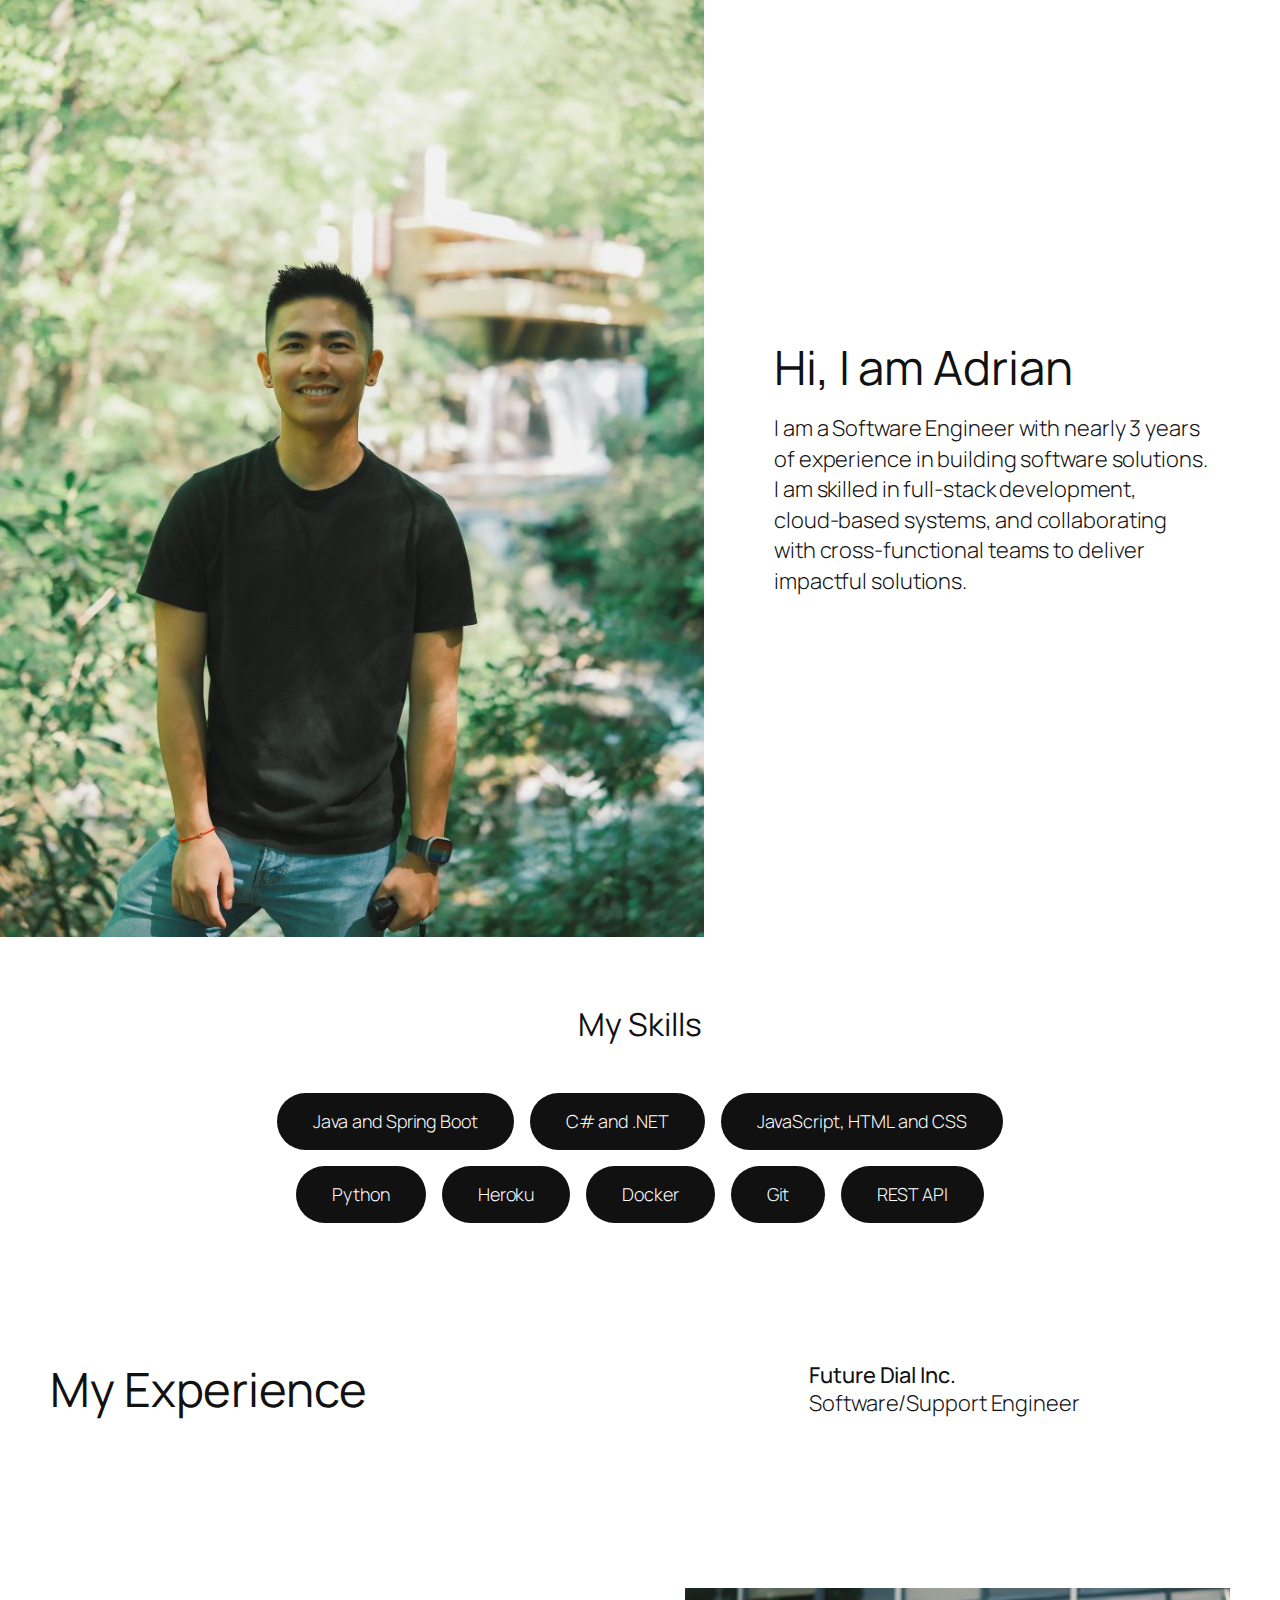
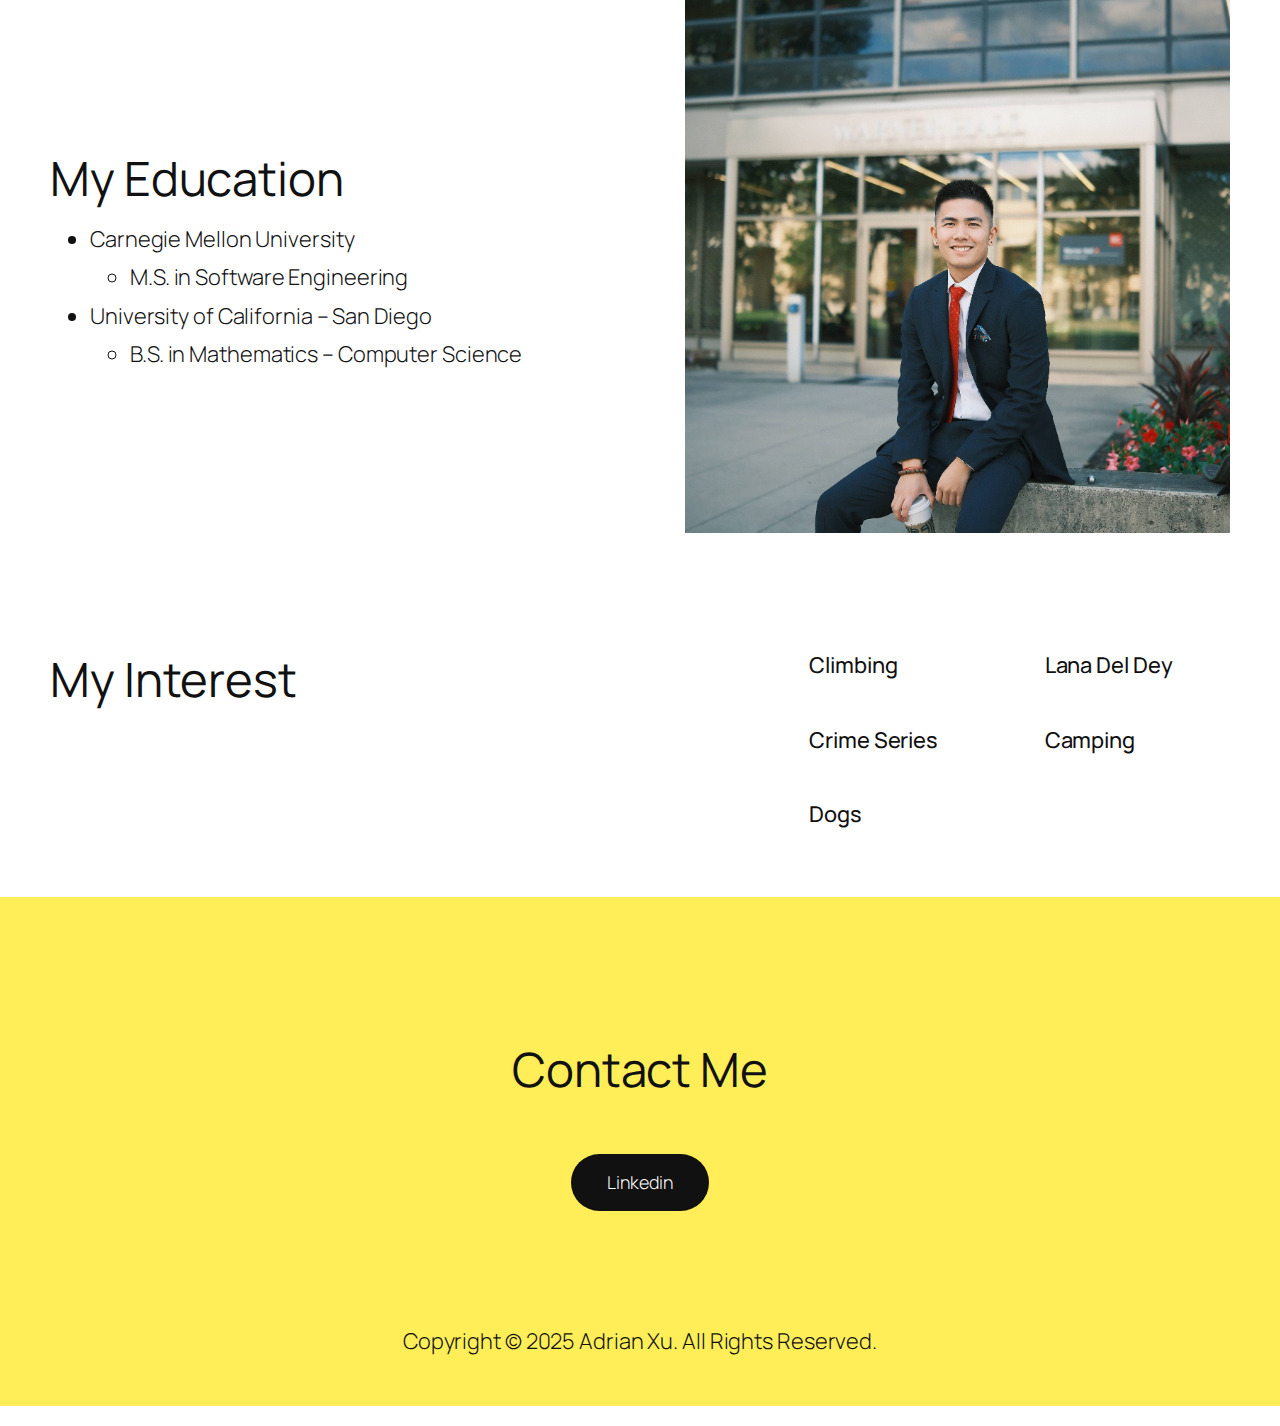
<file: index.html>
<!DOCTYPE html>
<html lang="en-US">
<head>
	<meta charset="UTF-8">
	<meta name="viewport" content="width=device-width, initial-scale=1">
<meta name="robots" content="noindex, nofollow">
	<style>img:is([sizes="auto" i], [sizes^="auto," i]) { contain-intrinsic-size: 3000px 1500px }</style>
	<title>Adrian Xu</title>
<link rel="alternate" type="application/rss+xml" title="Adri &raquo; Feed" href="./index.php/feed/index.html">
<link rel="alternate" type="application/rss+xml" title="Adri &raquo; Comments Feed" href="./index.php/comments/feed/index.html">
<script>
window._wpemojiSettings = {"baseUrl":"https:\/\/s.w.org\/images\/core\/emoji\/15.0.3\/72x72\/","ext":".png","svgUrl":"https:\/\/s.w.org\/images\/core\/emoji\/15.0.3\/svg\/","svgExt":".svg","source":{"concatemoji":".\/\/wp-includes\/js\/wp-emoji-release.min.js?ver=6.7.1"}};
/*! This file is auto-generated */
!function(i,n){var o,s,e;function c(e){try{var t={supportTests:e,timestamp:(new Date).valueOf()};sessionStorage.setItem(o,JSON.stringify(t))}catch(e){}}function p(e,t,n){e.clearRect(0,0,e.canvas.width,e.canvas.height),e.fillText(t,0,0);var t=new Uint32Array(e.getImageData(0,0,e.canvas.width,e.canvas.height).data),r=(e.clearRect(0,0,e.canvas.width,e.canvas.height),e.fillText(n,0,0),new Uint32Array(e.getImageData(0,0,e.canvas.width,e.canvas.height).data));return t.every(function(e,t){return e===r[t]})}function u(e,t,n){switch(t){case"flag":return n(e,"🏳️‍⚧️","🏳️​⚧️")?!1:!n(e,"🇺🇳","🇺​🇳")&&!n(e,"🏴󠁧󠁢󠁥󠁮󠁧󠁿","🏴​󠁧​󠁢​󠁥​󠁮​󠁧​󠁿");case"emoji":return!n(e,"🐦‍⬛","🐦​⬛")}return!1}function f(e,t,n){var r="undefined"!=typeof WorkerGlobalScope&&self instanceof WorkerGlobalScope?new OffscreenCanvas(300,150):i.createElement("canvas"),a=r.getContext("2d",{willReadFrequently:!0}),o=(a.textBaseline="top",a.font="600 32px Arial",{});return e.forEach(function(e){o[e]=t(a,e,n)}),o}function t(e){var t=i.createElement("script");t.src=e,t.defer=!0,i.head.appendChild(t)}"undefined"!=typeof Promise&&(o="wpEmojiSettingsSupports",s=["flag","emoji"],n.supports={everything:!0,everythingExceptFlag:!0},e=new Promise(function(e){i.addEventListener("DOMContentLoaded",e,{once:!0})}),new Promise(function(t){var n=function(){try{var e=JSON.parse(sessionStorage.getItem(o));if("object"==typeof e&&"number"==typeof e.timestamp&&(new Date).valueOf()<e.timestamp+604800&&"object"==typeof e.supportTests)return e.supportTests}catch(e){}return null}();if(!n){if("undefined"!=typeof Worker&&"undefined"!=typeof OffscreenCanvas&&"undefined"!=typeof URL&&URL.createObjectURL&&"undefined"!=typeof Blob)try{var e="postMessage("+f.toString()+"("+[JSON.stringify(s),u.toString(),p.toString()].join(",")+"));",r=new Blob([e],{type:"text/javascript"}),a=new Worker(URL.createObjectURL(r),{name:"wpTestEmojiSupports"});return void(a.onmessage=function(e){c(n=e.data),a.terminate(),t(n)})}catch(e){}c(n=f(s,u,p))}t(n)}).then(function(e){for(var t in e)n.supports[t]=e[t],n.supports.everything=n.supports.everything&&n.supports[t],"flag"!==t&&(n.supports.everythingExceptFlag=n.supports.everythingExceptFlag&&n.supports[t]);n.supports.everythingExceptFlag=n.supports.everythingExceptFlag&&!n.supports.flag,n.DOMReady=!1,n.readyCallback=function(){n.DOMReady=!0}}).then(function(){return e}).then(function(){var e;n.supports.everything||(n.readyCallback(),(e=n.source||{}).concatemoji?t(e.concatemoji):e.wpemoji&&e.twemoji&&(t(e.twemoji),t(e.wpemoji)))}))}((window,document),window._wpemojiSettings);
</script>
<style id="wp-block-image-inline-css">.wp-block-image a{display:inline-block}.wp-block-image img{box-sizing:border-box;height:auto;max-width:100%;vertical-align:bottom}@media (prefers-reduced-motion:no-preference){.wp-block-image img.hide{visibility:hidden}.wp-block-image img.show{animation:show-content-image .4s}}.wp-block-image[style*=border-radius] img,.wp-block-image[style*=border-radius]>a{border-radius:inherit}.wp-block-image.has-custom-border img{box-sizing:border-box}.wp-block-image.aligncenter{text-align:center}.wp-block-image.alignfull a,.wp-block-image.alignwide a{width:100%}.wp-block-image.alignfull img,.wp-block-image.alignwide img{height:auto;width:100%}.wp-block-image .aligncenter,.wp-block-image .alignleft,.wp-block-image .alignright,.wp-block-image.aligncenter,.wp-block-image.alignleft,.wp-block-image.alignright{display:table}.wp-block-image .aligncenter>figcaption,.wp-block-image .alignleft>figcaption,.wp-block-image .alignright>figcaption,.wp-block-image.aligncenter>figcaption,.wp-block-image.alignleft>figcaption,.wp-block-image.alignright>figcaption{caption-side:bottom;display:table-caption}.wp-block-image .alignleft{float:left;margin:.5em 1em .5em 0}.wp-block-image .alignright{float:right;margin:.5em 0 .5em 1em}.wp-block-image .aligncenter{margin-left:auto;margin-right:auto}.wp-block-image :where(figcaption){margin-bottom:1em;margin-top:.5em}.wp-block-image.is-style-circle-mask img{border-radius:9999px}@supports ((-webkit-mask-image:none) or (mask-image:none)) or (-webkit-mask-image:none){.wp-block-image.is-style-circle-mask img{border-radius:0;-webkit-mask-image:url('data:image/svg+xml;utf8,<svg viewBox="0 0 100 100" xmlns="http://www.w3.org/2000/svg"><circle cx="50" cy="50" r="50"/></svg>');mask-image:url('data:image/svg+xml;utf8,<svg viewBox="0 0 100 100" xmlns="http://www.w3.org/2000/svg"><circle cx="50" cy="50" r="50"/></svg>');mask-mode:alpha;-webkit-mask-position:center;mask-position:center;-webkit-mask-repeat:no-repeat;mask-repeat:no-repeat;-webkit-mask-size:contain;mask-size:contain}}:root :where(.wp-block-image.is-style-rounded img,.wp-block-image .is-style-rounded img){border-radius:9999px}.wp-block-image figure{margin:0}.wp-lightbox-container{display:flex;flex-direction:column;position:relative}.wp-lightbox-container img{cursor:zoom-in}.wp-lightbox-container img:hover+button{opacity:1}.wp-lightbox-container button{align-items:center;-webkit-backdrop-filter:blur(16px) saturate(180%);backdrop-filter:blur(16px) saturate(180%);background-color:#5a5a5a40;border:none;border-radius:4px;cursor:zoom-in;display:flex;height:20px;justify-content:center;opacity:0;padding:0;position:absolute;right:16px;text-align:center;top:16px;transition:opacity .2s ease;width:20px;z-index:100}.wp-lightbox-container button:focus-visible{outline:3px auto #5a5a5a40;outline:3px auto -webkit-focus-ring-color;outline-offset:3px}.wp-lightbox-container button:hover{cursor:pointer;opacity:1}.wp-lightbox-container button:focus{opacity:1}.wp-lightbox-container button:focus,.wp-lightbox-container button:hover,.wp-lightbox-container button:not(:hover):not(:active):not(.has-background){background-color:#5a5a5a40;border:none}.wp-lightbox-overlay{box-sizing:border-box;cursor:zoom-out;height:100vh;left:0;overflow:hidden;position:fixed;top:0;visibility:hidden;width:100%;z-index:100000}.wp-lightbox-overlay .close-button{align-items:center;cursor:pointer;display:flex;justify-content:center;min-height:40px;min-width:40px;padding:0;position:absolute;right:calc(env(safe-area-inset-right) + 16px);top:calc(env(safe-area-inset-top) + 16px);z-index:5000000}.wp-lightbox-overlay .close-button:focus,.wp-lightbox-overlay .close-button:hover,.wp-lightbox-overlay .close-button:not(:hover):not(:active):not(.has-background){background:none;border:none}.wp-lightbox-overlay .lightbox-image-container{height:var(--wp--lightbox-container-height);left:50%;overflow:hidden;position:absolute;top:50%;transform:translate(-50%,-50%);transform-origin:top left;width:var(--wp--lightbox-container-width);z-index:9999999999}.wp-lightbox-overlay .wp-block-image{align-items:center;box-sizing:border-box;display:flex;height:100%;justify-content:center;margin:0;position:relative;transform-origin:0 0;width:100%;z-index:3000000}.wp-lightbox-overlay .wp-block-image img{height:var(--wp--lightbox-image-height);min-height:var(--wp--lightbox-image-height);min-width:var(--wp--lightbox-image-width);width:var(--wp--lightbox-image-width)}.wp-lightbox-overlay .wp-block-image figcaption{display:none}.wp-lightbox-overlay button{background:none;border:none}.wp-lightbox-overlay .scrim{background-color:#fff;height:100%;opacity:.9;position:absolute;width:100%;z-index:2000000}.wp-lightbox-overlay.active{animation:turn-on-visibility .25s both;visibility:visible}.wp-lightbox-overlay.active img{animation:turn-on-visibility .35s both}.wp-lightbox-overlay.show-closing-animation:not(.active){animation:turn-off-visibility .35s both}.wp-lightbox-overlay.show-closing-animation:not(.active) img{animation:turn-off-visibility .25s both}@media (prefers-reduced-motion:no-preference){.wp-lightbox-overlay.zoom.active{animation:none;opacity:1;visibility:visible}.wp-lightbox-overlay.zoom.active .lightbox-image-container{animation:lightbox-zoom-in .4s}.wp-lightbox-overlay.zoom.active .lightbox-image-container img{animation:none}.wp-lightbox-overlay.zoom.active .scrim{animation:turn-on-visibility .4s forwards}.wp-lightbox-overlay.zoom.show-closing-animation:not(.active){animation:none}.wp-lightbox-overlay.zoom.show-closing-animation:not(.active) .lightbox-image-container{animation:lightbox-zoom-out .4s}.wp-lightbox-overlay.zoom.show-closing-animation:not(.active) .lightbox-image-container img{animation:none}.wp-lightbox-overlay.zoom.show-closing-animation:not(.active) .scrim{animation:turn-off-visibility .4s forwards}}@keyframes show-content-image{0%{visibility:hidden}99%{visibility:hidden}to{visibility:visible}}@keyframes turn-on-visibility{0%{opacity:0}to{opacity:1}}@keyframes turn-off-visibility{0%{opacity:1;visibility:visible}99%{opacity:0;visibility:visible}to{opacity:0;visibility:hidden}}@keyframes lightbox-zoom-in{0%{transform:translate(calc((-100vw + var(--wp--lightbox-scrollbar-width))/2 + var(--wp--lightbox-initial-left-position)),calc(-50vh + var(--wp--lightbox-initial-top-position))) scale(var(--wp--lightbox-scale))}to{transform:translate(-50%,-50%) scale(1)}}@keyframes lightbox-zoom-out{0%{transform:translate(-50%,-50%) scale(1);visibility:visible}99%{visibility:visible}to{transform:translate(calc((-100vw + var(--wp--lightbox-scrollbar-width))/2 + var(--wp--lightbox-initial-left-position)),calc(-50vh + var(--wp--lightbox-initial-top-position))) scale(var(--wp--lightbox-scale));visibility:hidden}}</style>
<style id="wp-block-heading-inline-css">h1.has-background,h2.has-background,h3.has-background,h4.has-background,h5.has-background,h6.has-background{padding:1.25em 2.375em}h1.has-text-align-left[style*=writing-mode]:where([style*=vertical-lr]),h1.has-text-align-right[style*=writing-mode]:where([style*=vertical-rl]),h2.has-text-align-left[style*=writing-mode]:where([style*=vertical-lr]),h2.has-text-align-right[style*=writing-mode]:where([style*=vertical-rl]),h3.has-text-align-left[style*=writing-mode]:where([style*=vertical-lr]),h3.has-text-align-right[style*=writing-mode]:where([style*=vertical-rl]),h4.has-text-align-left[style*=writing-mode]:where([style*=vertical-lr]),h4.has-text-align-right[style*=writing-mode]:where([style*=vertical-rl]),h5.has-text-align-left[style*=writing-mode]:where([style*=vertical-lr]),h5.has-text-align-right[style*=writing-mode]:where([style*=vertical-rl]),h6.has-text-align-left[style*=writing-mode]:where([style*=vertical-lr]),h6.has-text-align-right[style*=writing-mode]:where([style*=vertical-rl]){rotate:180deg}</style>
<style id="wp-block-paragraph-inline-css">.is-small-text{font-size:.875em}.is-regular-text{font-size:1em}.is-large-text{font-size:2.25em}.is-larger-text{font-size:3em}.has-drop-cap:not(:focus):first-letter{float:left;font-size:8.4em;font-style:normal;font-weight:100;line-height:.68;margin:.05em .1em 0 0;text-transform:uppercase}body.rtl .has-drop-cap:not(:focus):first-letter{float:none;margin-left:.1em}p.has-drop-cap.has-background{overflow:hidden}:root :where(p.has-background){padding:1.25em 2.375em}:where(p.has-text-color:not(.has-link-color)) a{color:inherit}p.has-text-align-left[style*="writing-mode:vertical-lr"],p.has-text-align-right[style*="writing-mode:vertical-rl"]{rotate:180deg}</style>
<style id="wp-block-columns-inline-css">.wp-block-columns{align-items:normal!important;box-sizing:border-box;display:flex;flex-wrap:wrap!important}@media (min-width:782px){.wp-block-columns{flex-wrap:nowrap!important}}.wp-block-columns.are-vertically-aligned-top{align-items:flex-start}.wp-block-columns.are-vertically-aligned-center{align-items:center}.wp-block-columns.are-vertically-aligned-bottom{align-items:flex-end}@media (max-width:781px){.wp-block-columns:not(.is-not-stacked-on-mobile)>.wp-block-column{flex-basis:100%!important}}@media (min-width:782px){.wp-block-columns:not(.is-not-stacked-on-mobile)>.wp-block-column{flex-basis:0;flex-grow:1}.wp-block-columns:not(.is-not-stacked-on-mobile)>.wp-block-column[style*=flex-basis]{flex-grow:0}}.wp-block-columns.is-not-stacked-on-mobile{flex-wrap:nowrap!important}.wp-block-columns.is-not-stacked-on-mobile>.wp-block-column{flex-basis:0;flex-grow:1}.wp-block-columns.is-not-stacked-on-mobile>.wp-block-column[style*=flex-basis]{flex-grow:0}:where(.wp-block-columns){margin-bottom:1.75em}:where(.wp-block-columns.has-background){padding:1.25em 2.375em}.wp-block-column{flex-grow:1;min-width:0;overflow-wrap:break-word;word-break:break-word}.wp-block-column.is-vertically-aligned-top{align-self:flex-start}.wp-block-column.is-vertically-aligned-center{align-self:center}.wp-block-column.is-vertically-aligned-bottom{align-self:flex-end}.wp-block-column.is-vertically-aligned-stretch{align-self:stretch}.wp-block-column.is-vertically-aligned-bottom,.wp-block-column.is-vertically-aligned-center,.wp-block-column.is-vertically-aligned-top{width:100%}</style>
<style id="wp-block-group-inline-css">.wp-block-group{box-sizing:border-box}:where(.wp-block-group.wp-block-group-is-layout-constrained){position:relative}</style>
<style id="wp-block-button-inline-css">.wp-block-button__link{box-sizing:border-box;cursor:pointer;display:inline-block;text-align:center;word-break:break-word}.wp-block-button__link.aligncenter{text-align:center}.wp-block-button__link.alignright{text-align:right}:where(.wp-block-button__link){border-radius:9999px;box-shadow:none;padding:calc(.667em + 2px) calc(1.333em + 2px);text-decoration:none}.wp-block-button[style*=text-decoration] .wp-block-button__link{text-decoration:inherit}.wp-block-buttons>.wp-block-button.has-custom-width{max-width:none}.wp-block-buttons>.wp-block-button.has-custom-width .wp-block-button__link{width:100%}.wp-block-buttons>.wp-block-button.has-custom-font-size .wp-block-button__link{font-size:inherit}.wp-block-buttons>.wp-block-button.wp-block-button__width-25{width:calc(25% - var(--wp--style--block-gap, .5em)*.75)}.wp-block-buttons>.wp-block-button.wp-block-button__width-50{width:calc(50% - var(--wp--style--block-gap, .5em)*.5)}.wp-block-buttons>.wp-block-button.wp-block-button__width-75{width:calc(75% - var(--wp--style--block-gap, .5em)*.25)}.wp-block-buttons>.wp-block-button.wp-block-button__width-100{flex-basis:100%;width:100%}.wp-block-buttons.is-vertical>.wp-block-button.wp-block-button__width-25{width:25%}.wp-block-buttons.is-vertical>.wp-block-button.wp-block-button__width-50{width:50%}.wp-block-buttons.is-vertical>.wp-block-button.wp-block-button__width-75{width:75%}.wp-block-button.is-style-squared,.wp-block-button__link.wp-block-button.is-style-squared{border-radius:0}.wp-block-button.no-border-radius,.wp-block-button__link.no-border-radius{border-radius:0!important}:root :where(.wp-block-button .wp-block-button__link.is-style-outline),:root :where(.wp-block-button.is-style-outline>.wp-block-button__link){border:2px solid;padding:.667em 1.333em}:root :where(.wp-block-button .wp-block-button__link.is-style-outline:not(.has-text-color)),:root :where(.wp-block-button.is-style-outline>.wp-block-button__link:not(.has-text-color)){color:currentColor}:root :where(.wp-block-button .wp-block-button__link.is-style-outline:not(.has-background)),:root :where(.wp-block-button.is-style-outline>.wp-block-button__link:not(.has-background)){background-color:initial;background-image:none}</style>
<style id="wp-block-buttons-inline-css">.wp-block-buttons.is-vertical{flex-direction:column}.wp-block-buttons.is-vertical>.wp-block-button:last-child{margin-bottom:0}.wp-block-buttons>.wp-block-button{display:inline-block;margin:0}.wp-block-buttons.is-content-justification-left{justify-content:flex-start}.wp-block-buttons.is-content-justification-left.is-vertical{align-items:flex-start}.wp-block-buttons.is-content-justification-center{justify-content:center}.wp-block-buttons.is-content-justification-center.is-vertical{align-items:center}.wp-block-buttons.is-content-justification-right{justify-content:flex-end}.wp-block-buttons.is-content-justification-right.is-vertical{align-items:flex-end}.wp-block-buttons.is-content-justification-space-between{justify-content:space-between}.wp-block-buttons.aligncenter{text-align:center}.wp-block-buttons:not(.is-content-justification-space-between,.is-content-justification-right,.is-content-justification-left,.is-content-justification-center) .wp-block-button.aligncenter{margin-left:auto;margin-right:auto;width:100%}.wp-block-buttons[style*=text-decoration] .wp-block-button,.wp-block-buttons[style*=text-decoration] .wp-block-button__link{text-decoration:inherit}.wp-block-buttons.has-custom-font-size .wp-block-button__link{font-size:inherit}.wp-block-button.aligncenter{text-align:center}</style>
<style id="wp-block-list-inline-css">ol,ul{box-sizing:border-box}:root :where(.wp-block-list.has-background){padding:1.25em 2.375em}

				ul.is-style-checkmark-list {
					list-style-type: "\2713";
				}

				ul.is-style-checkmark-list li {
					padding-inline-start: 1ch;
				}</style>
<style id="wp-block-spacer-inline-css">.wp-block-spacer{clear:both}</style>
<style id="wp-block-library-inline-css">:root{--wp-admin-theme-color:#007cba;--wp-admin-theme-color--rgb:0,124,186;--wp-admin-theme-color-darker-10:#006ba1;--wp-admin-theme-color-darker-10--rgb:0,107,161;--wp-admin-theme-color-darker-20:#005a87;--wp-admin-theme-color-darker-20--rgb:0,90,135;--wp-admin-border-width-focus:2px;--wp-block-synced-color:#7a00df;--wp-block-synced-color--rgb:122,0,223;--wp-bound-block-color:var(--wp-block-synced-color)}@media (min-resolution:192dpi){:root{--wp-admin-border-width-focus:1.5px}}.wp-element-button{cursor:pointer}:root{--wp--preset--font-size--normal:16px;--wp--preset--font-size--huge:42px}:root .has-very-light-gray-background-color{background-color:#eee}:root .has-very-dark-gray-background-color{background-color:#313131}:root .has-very-light-gray-color{color:#eee}:root .has-very-dark-gray-color{color:#313131}:root .has-vivid-green-cyan-to-vivid-cyan-blue-gradient-background{background:linear-gradient(135deg,#00d084,#0693e3)}:root .has-purple-crush-gradient-background{background:linear-gradient(135deg,#34e2e4,#4721fb 50%,#ab1dfe)}:root .has-hazy-dawn-gradient-background{background:linear-gradient(135deg,#faaca8,#dad0ec)}:root .has-subdued-olive-gradient-background{background:linear-gradient(135deg,#fafae1,#67a671)}:root .has-atomic-cream-gradient-background{background:linear-gradient(135deg,#fdd79a,#004a59)}:root .has-nightshade-gradient-background{background:linear-gradient(135deg,#330968,#31cdcf)}:root .has-midnight-gradient-background{background:linear-gradient(135deg,#020381,#2874fc)}.has-regular-font-size{font-size:1em}.has-larger-font-size{font-size:2.625em}.has-normal-font-size{font-size:var(--wp--preset--font-size--normal)}.has-huge-font-size{font-size:var(--wp--preset--font-size--huge)}.has-text-align-center{text-align:center}.has-text-align-left{text-align:left}.has-text-align-right{text-align:right}#end-resizable-editor-section{display:none}.aligncenter{clear:both}.items-justified-left{justify-content:flex-start}.items-justified-center{justify-content:center}.items-justified-right{justify-content:flex-end}.items-justified-space-between{justify-content:space-between}.screen-reader-text{border:0;clip:rect(1px,1px,1px,1px);clip-path:inset(50%);height:1px;margin:-1px;overflow:hidden;padding:0;position:absolute;width:1px;word-wrap:normal!important}.screen-reader-text:focus{background-color:#ddd;clip:auto!important;clip-path:none;color:#444;display:block;font-size:1em;height:auto;left:5px;line-height:normal;padding:15px 23px 14px;text-decoration:none;top:5px;width:auto;z-index:100000}html :where(.has-border-color){border-style:solid}html :where([style*=border-top-color]){border-top-style:solid}html :where([style*=border-right-color]){border-right-style:solid}html :where([style*=border-bottom-color]){border-bottom-style:solid}html :where([style*=border-left-color]){border-left-style:solid}html :where([style*=border-width]){border-style:solid}html :where([style*=border-top-width]){border-top-style:solid}html :where([style*=border-right-width]){border-right-style:solid}html :where([style*=border-bottom-width]){border-bottom-style:solid}html :where([style*=border-left-width]){border-left-style:solid}html :where(img[class*=wp-image-]){height:auto;max-width:100%}:where(figure){margin:0 0 1em}html :where(.is-position-sticky){--wp-admin--admin-bar--position-offset:var(--wp-admin--admin-bar--height,0px)}@media screen and (max-width:600px){html :where(.is-position-sticky){--wp-admin--admin-bar--position-offset:0px}}</style>
<style id="global-styles-inline-css">:root{--wp--preset--aspect-ratio--square: 1;--wp--preset--aspect-ratio--4-3: 4/3;--wp--preset--aspect-ratio--3-4: 3/4;--wp--preset--aspect-ratio--3-2: 3/2;--wp--preset--aspect-ratio--2-3: 2/3;--wp--preset--aspect-ratio--16-9: 16/9;--wp--preset--aspect-ratio--9-16: 9/16;--wp--preset--color--black: #000000;--wp--preset--color--cyan-bluish-gray: #abb8c3;--wp--preset--color--white: #ffffff;--wp--preset--color--pale-pink: #f78da7;--wp--preset--color--vivid-red: #cf2e2e;--wp--preset--color--luminous-vivid-orange: #ff6900;--wp--preset--color--luminous-vivid-amber: #fcb900;--wp--preset--color--light-green-cyan: #7bdcb5;--wp--preset--color--vivid-green-cyan: #00d084;--wp--preset--color--pale-cyan-blue: #8ed1fc;--wp--preset--color--vivid-cyan-blue: #0693e3;--wp--preset--color--vivid-purple: #9b51e0;--wp--preset--color--base: #FFFFFF;--wp--preset--color--contrast: #111111;--wp--preset--color--accent-1: #FFEE58;--wp--preset--color--accent-2: #F6CFF4;--wp--preset--color--accent-3: #503AA8;--wp--preset--color--accent-4: #686868;--wp--preset--color--accent-5: #FBFAF3;--wp--preset--color--accent-6: color-mix(in srgb, currentColor 20%, transparent);--wp--preset--gradient--vivid-cyan-blue-to-vivid-purple: linear-gradient(135deg,rgba(6,147,227,1) 0%,rgb(155,81,224) 100%);--wp--preset--gradient--light-green-cyan-to-vivid-green-cyan: linear-gradient(135deg,rgb(122,220,180) 0%,rgb(0,208,130) 100%);--wp--preset--gradient--luminous-vivid-amber-to-luminous-vivid-orange: linear-gradient(135deg,rgba(252,185,0,1) 0%,rgba(255,105,0,1) 100%);--wp--preset--gradient--luminous-vivid-orange-to-vivid-red: linear-gradient(135deg,rgba(255,105,0,1) 0%,rgb(207,46,46) 100%);--wp--preset--gradient--very-light-gray-to-cyan-bluish-gray: linear-gradient(135deg,rgb(238,238,238) 0%,rgb(169,184,195) 100%);--wp--preset--gradient--cool-to-warm-spectrum: linear-gradient(135deg,rgb(74,234,220) 0%,rgb(151,120,209) 20%,rgb(207,42,186) 40%,rgb(238,44,130) 60%,rgb(251,105,98) 80%,rgb(254,248,76) 100%);--wp--preset--gradient--blush-light-purple: linear-gradient(135deg,rgb(255,206,236) 0%,rgb(152,150,240) 100%);--wp--preset--gradient--blush-bordeaux: linear-gradient(135deg,rgb(254,205,165) 0%,rgb(254,45,45) 50%,rgb(107,0,62) 100%);--wp--preset--gradient--luminous-dusk: linear-gradient(135deg,rgb(255,203,112) 0%,rgb(199,81,192) 50%,rgb(65,88,208) 100%);--wp--preset--gradient--pale-ocean: linear-gradient(135deg,rgb(255,245,203) 0%,rgb(182,227,212) 50%,rgb(51,167,181) 100%);--wp--preset--gradient--electric-grass: linear-gradient(135deg,rgb(202,248,128) 0%,rgb(113,206,126) 100%);--wp--preset--gradient--midnight: linear-gradient(135deg,rgb(2,3,129) 0%,rgb(40,116,252) 100%);--wp--preset--font-size--small: 0.875rem;--wp--preset--font-size--medium: clamp(1rem, 1rem + ((1vw - 0.2rem) * 0.196), 1.125rem);--wp--preset--font-size--large: clamp(1.125rem, 1.125rem + ((1vw - 0.2rem) * 0.392), 1.375rem);--wp--preset--font-size--x-large: clamp(1.75rem, 1.75rem + ((1vw - 0.2rem) * 0.392), 2rem);--wp--preset--font-size--xx-large: clamp(2.15rem, 2.15rem + ((1vw - 0.2rem) * 1.333), 3rem);--wp--preset--font-family--manrope: Manrope, sans-serif;--wp--preset--font-family--fira-code: "Fira Code", monospace;--wp--preset--spacing--20: 10px;--wp--preset--spacing--30: 20px;--wp--preset--spacing--40: 30px;--wp--preset--spacing--50: clamp(30px, 5vw, 50px);--wp--preset--spacing--60: clamp(30px, 7vw, 70px);--wp--preset--spacing--70: clamp(50px, 7vw, 90px);--wp--preset--spacing--80: clamp(70px, 10vw, 140px);--wp--preset--shadow--natural: 6px 6px 9px rgba(0, 0, 0, 0.2);--wp--preset--shadow--deep: 12px 12px 50px rgba(0, 0, 0, 0.4);--wp--preset--shadow--sharp: 6px 6px 0px rgba(0, 0, 0, 0.2);--wp--preset--shadow--outlined: 6px 6px 0px -3px rgba(255, 255, 255, 1), 6px 6px rgba(0, 0, 0, 1);--wp--preset--shadow--crisp: 6px 6px 0px rgba(0, 0, 0, 1);}:root { --wp--style--global--content-size: 645px;--wp--style--global--wide-size: 1340px; }:where(body) { margin: 0; }.wp-site-blocks { padding-top: var(--wp--style--root--padding-top); padding-bottom: var(--wp--style--root--padding-bottom); }.has-global-padding { padding-right: var(--wp--style--root--padding-right); padding-left: var(--wp--style--root--padding-left); }.has-global-padding > .alignfull { margin-right: calc(var(--wp--style--root--padding-right) * -1); margin-left: calc(var(--wp--style--root--padding-left) * -1); }.has-global-padding :where(:not(.alignfull.is-layout-flow) > .has-global-padding:not(.wp-block-block, .alignfull)) { padding-right: 0; padding-left: 0; }.has-global-padding :where(:not(.alignfull.is-layout-flow) > .has-global-padding:not(.wp-block-block, .alignfull)) > .alignfull { margin-left: 0; margin-right: 0; }.wp-site-blocks > .alignleft { float: left; margin-right: 2em; }.wp-site-blocks > .alignright { float: right; margin-left: 2em; }.wp-site-blocks > .aligncenter { justify-content: center; margin-left: auto; margin-right: auto; }:where(.wp-site-blocks) > * { margin-block-start: 1.2rem; margin-block-end: 0; }:where(.wp-site-blocks) > :first-child { margin-block-start: 0; }:where(.wp-site-blocks) > :last-child { margin-block-end: 0; }:root { --wp--style--block-gap: 1.2rem; }:root :where(.is-layout-flow) > :first-child{margin-block-start: 0;}:root :where(.is-layout-flow) > :last-child{margin-block-end: 0;}:root :where(.is-layout-flow) > *{margin-block-start: 1.2rem;margin-block-end: 0;}:root :where(.is-layout-constrained) > :first-child{margin-block-start: 0;}:root :where(.is-layout-constrained) > :last-child{margin-block-end: 0;}:root :where(.is-layout-constrained) > *{margin-block-start: 1.2rem;margin-block-end: 0;}:root :where(.is-layout-flex){gap: 1.2rem;}:root :where(.is-layout-grid){gap: 1.2rem;}.is-layout-flow > .alignleft{float: left;margin-inline-start: 0;margin-inline-end: 2em;}.is-layout-flow > .alignright{float: right;margin-inline-start: 2em;margin-inline-end: 0;}.is-layout-flow > .aligncenter{margin-left: auto !important;margin-right: auto !important;}.is-layout-constrained > .alignleft{float: left;margin-inline-start: 0;margin-inline-end: 2em;}.is-layout-constrained > .alignright{float: right;margin-inline-start: 2em;margin-inline-end: 0;}.is-layout-constrained > .aligncenter{margin-left: auto !important;margin-right: auto !important;}.is-layout-constrained > :where(:not(.alignleft):not(.alignright):not(.alignfull)){max-width: var(--wp--style--global--content-size);margin-left: auto !important;margin-right: auto !important;}.is-layout-constrained > .alignwide{max-width: var(--wp--style--global--wide-size);}body .is-layout-flex{display: flex;}.is-layout-flex{flex-wrap: wrap;align-items: center;}.is-layout-flex > :is(*, div){margin: 0;}body .is-layout-grid{display: grid;}.is-layout-grid > :is(*, div){margin: 0;}body{background-color: var(--wp--preset--color--base);color: var(--wp--preset--color--contrast);font-family: var(--wp--preset--font-family--manrope);font-size: var(--wp--preset--font-size--large);font-weight: 300;letter-spacing: -0.1px;line-height: 1.4;--wp--style--root--padding-top: 0px;--wp--style--root--padding-right: var(--wp--preset--spacing--50);--wp--style--root--padding-bottom: 0px;--wp--style--root--padding-left: var(--wp--preset--spacing--50);}a:where(:not(.wp-element-button)){color: currentColor;text-decoration: underline;}:root :where(a:where(:not(.wp-element-button)):hover){text-decoration: none;}h1, h2, h3, h4, h5, h6{font-weight: 400;letter-spacing: -0.1px;line-height: 1.125;}h1{font-size: var(--wp--preset--font-size--xx-large);}h2{font-size: var(--wp--preset--font-size--x-large);}h3{font-size: var(--wp--preset--font-size--large);}h4{font-size: var(--wp--preset--font-size--medium);}h5{font-size: var(--wp--preset--font-size--small);letter-spacing: 0.5px;}h6{font-size: var(--wp--preset--font-size--small);font-weight: 700;letter-spacing: 1.4px;text-transform: uppercase;}:root :where(.wp-element-button, .wp-block-button__link){background-color: var(--wp--preset--color--contrast);border-width: 0;color: var(--wp--preset--color--base);font-family: inherit;font-size: var(--wp--preset--font-size--medium);line-height: inherit;padding-top: 1rem;padding-right: 2.25rem;padding-bottom: 1rem;padding-left: 2.25rem;text-decoration: none;}:root :where(.wp-element-button:hover, .wp-block-button__link:hover){background-color: color-mix(in srgb, var(--wp--preset--color--contrast) 85%, transparent);border-color: transparent;color: var(--wp--preset--color--base);}:root :where(.wp-element-button:focus, .wp-block-button__link:focus){outline-color: var(--wp--preset--color--accent-4);outline-offset: 2px;}:root :where(.wp-element-caption, .wp-block-audio figcaption, .wp-block-embed figcaption, .wp-block-gallery figcaption, .wp-block-image figcaption, .wp-block-table figcaption, .wp-block-video figcaption){font-size: var(--wp--preset--font-size--small);line-height: 1.4;}.has-black-color{color: var(--wp--preset--color--black) !important;}.has-cyan-bluish-gray-color{color: var(--wp--preset--color--cyan-bluish-gray) !important;}.has-white-color{color: var(--wp--preset--color--white) !important;}.has-pale-pink-color{color: var(--wp--preset--color--pale-pink) !important;}.has-vivid-red-color{color: var(--wp--preset--color--vivid-red) !important;}.has-luminous-vivid-orange-color{color: var(--wp--preset--color--luminous-vivid-orange) !important;}.has-luminous-vivid-amber-color{color: var(--wp--preset--color--luminous-vivid-amber) !important;}.has-light-green-cyan-color{color: var(--wp--preset--color--light-green-cyan) !important;}.has-vivid-green-cyan-color{color: var(--wp--preset--color--vivid-green-cyan) !important;}.has-pale-cyan-blue-color{color: var(--wp--preset--color--pale-cyan-blue) !important;}.has-vivid-cyan-blue-color{color: var(--wp--preset--color--vivid-cyan-blue) !important;}.has-vivid-purple-color{color: var(--wp--preset--color--vivid-purple) !important;}.has-base-color{color: var(--wp--preset--color--base) !important;}.has-contrast-color{color: var(--wp--preset--color--contrast) !important;}.has-accent-1-color{color: var(--wp--preset--color--accent-1) !important;}.has-accent-2-color{color: var(--wp--preset--color--accent-2) !important;}.has-accent-3-color{color: var(--wp--preset--color--accent-3) !important;}.has-accent-4-color{color: var(--wp--preset--color--accent-4) !important;}.has-accent-5-color{color: var(--wp--preset--color--accent-5) !important;}.has-accent-6-color{color: var(--wp--preset--color--accent-6) !important;}.has-black-background-color{background-color: var(--wp--preset--color--black) !important;}.has-cyan-bluish-gray-background-color{background-color: var(--wp--preset--color--cyan-bluish-gray) !important;}.has-white-background-color{background-color: var(--wp--preset--color--white) !important;}.has-pale-pink-background-color{background-color: var(--wp--preset--color--pale-pink) !important;}.has-vivid-red-background-color{background-color: var(--wp--preset--color--vivid-red) !important;}.has-luminous-vivid-orange-background-color{background-color: var(--wp--preset--color--luminous-vivid-orange) !important;}.has-luminous-vivid-amber-background-color{background-color: var(--wp--preset--color--luminous-vivid-amber) !important;}.has-light-green-cyan-background-color{background-color: var(--wp--preset--color--light-green-cyan) !important;}.has-vivid-green-cyan-background-color{background-color: var(--wp--preset--color--vivid-green-cyan) !important;}.has-pale-cyan-blue-background-color{background-color: var(--wp--preset--color--pale-cyan-blue) !important;}.has-vivid-cyan-blue-background-color{background-color: var(--wp--preset--color--vivid-cyan-blue) !important;}.has-vivid-purple-background-color{background-color: var(--wp--preset--color--vivid-purple) !important;}.has-base-background-color{background-color: var(--wp--preset--color--base) !important;}.has-contrast-background-color{background-color: var(--wp--preset--color--contrast) !important;}.has-accent-1-background-color{background-color: var(--wp--preset--color--accent-1) !important;}.has-accent-2-background-color{background-color: var(--wp--preset--color--accent-2) !important;}.has-accent-3-background-color{background-color: var(--wp--preset--color--accent-3) !important;}.has-accent-4-background-color{background-color: var(--wp--preset--color--accent-4) !important;}.has-accent-5-background-color{background-color: var(--wp--preset--color--accent-5) !important;}.has-accent-6-background-color{background-color: var(--wp--preset--color--accent-6) !important;}.has-black-border-color{border-color: var(--wp--preset--color--black) !important;}.has-cyan-bluish-gray-border-color{border-color: var(--wp--preset--color--cyan-bluish-gray) !important;}.has-white-border-color{border-color: var(--wp--preset--color--white) !important;}.has-pale-pink-border-color{border-color: var(--wp--preset--color--pale-pink) !important;}.has-vivid-red-border-color{border-color: var(--wp--preset--color--vivid-red) !important;}.has-luminous-vivid-orange-border-color{border-color: var(--wp--preset--color--luminous-vivid-orange) !important;}.has-luminous-vivid-amber-border-color{border-color: var(--wp--preset--color--luminous-vivid-amber) !important;}.has-light-green-cyan-border-color{border-color: var(--wp--preset--color--light-green-cyan) !important;}.has-vivid-green-cyan-border-color{border-color: var(--wp--preset--color--vivid-green-cyan) !important;}.has-pale-cyan-blue-border-color{border-color: var(--wp--preset--color--pale-cyan-blue) !important;}.has-vivid-cyan-blue-border-color{border-color: var(--wp--preset--color--vivid-cyan-blue) !important;}.has-vivid-purple-border-color{border-color: var(--wp--preset--color--vivid-purple) !important;}.has-base-border-color{border-color: var(--wp--preset--color--base) !important;}.has-contrast-border-color{border-color: var(--wp--preset--color--contrast) !important;}.has-accent-1-border-color{border-color: var(--wp--preset--color--accent-1) !important;}.has-accent-2-border-color{border-color: var(--wp--preset--color--accent-2) !important;}.has-accent-3-border-color{border-color: var(--wp--preset--color--accent-3) !important;}.has-accent-4-border-color{border-color: var(--wp--preset--color--accent-4) !important;}.has-accent-5-border-color{border-color: var(--wp--preset--color--accent-5) !important;}.has-accent-6-border-color{border-color: var(--wp--preset--color--accent-6) !important;}.has-vivid-cyan-blue-to-vivid-purple-gradient-background{background: var(--wp--preset--gradient--vivid-cyan-blue-to-vivid-purple) !important;}.has-light-green-cyan-to-vivid-green-cyan-gradient-background{background: var(--wp--preset--gradient--light-green-cyan-to-vivid-green-cyan) !important;}.has-luminous-vivid-amber-to-luminous-vivid-orange-gradient-background{background: var(--wp--preset--gradient--luminous-vivid-amber-to-luminous-vivid-orange) !important;}.has-luminous-vivid-orange-to-vivid-red-gradient-background{background: var(--wp--preset--gradient--luminous-vivid-orange-to-vivid-red) !important;}.has-very-light-gray-to-cyan-bluish-gray-gradient-background{background: var(--wp--preset--gradient--very-light-gray-to-cyan-bluish-gray) !important;}.has-cool-to-warm-spectrum-gradient-background{background: var(--wp--preset--gradient--cool-to-warm-spectrum) !important;}.has-blush-light-purple-gradient-background{background: var(--wp--preset--gradient--blush-light-purple) !important;}.has-blush-bordeaux-gradient-background{background: var(--wp--preset--gradient--blush-bordeaux) !important;}.has-luminous-dusk-gradient-background{background: var(--wp--preset--gradient--luminous-dusk) !important;}.has-pale-ocean-gradient-background{background: var(--wp--preset--gradient--pale-ocean) !important;}.has-electric-grass-gradient-background{background: var(--wp--preset--gradient--electric-grass) !important;}.has-midnight-gradient-background{background: var(--wp--preset--gradient--midnight) !important;}.has-small-font-size{font-size: var(--wp--preset--font-size--small) !important;}.has-medium-font-size{font-size: var(--wp--preset--font-size--medium) !important;}.has-large-font-size{font-size: var(--wp--preset--font-size--large) !important;}.has-x-large-font-size{font-size: var(--wp--preset--font-size--x-large) !important;}.has-xx-large-font-size{font-size: var(--wp--preset--font-size--xx-large) !important;}.has-manrope-font-family{font-family: var(--wp--preset--font-family--manrope) !important;}.has-fira-code-font-family{font-family: var(--wp--preset--font-family--fira-code) !important;}
:root :where(.wp-block-columns-is-layout-flow) > :first-child{margin-block-start: 0;}:root :where(.wp-block-columns-is-layout-flow) > :last-child{margin-block-end: 0;}:root :where(.wp-block-columns-is-layout-flow) > *{margin-block-start: var(--wp--preset--spacing--50);margin-block-end: 0;}:root :where(.wp-block-columns-is-layout-constrained) > :first-child{margin-block-start: 0;}:root :where(.wp-block-columns-is-layout-constrained) > :last-child{margin-block-end: 0;}:root :where(.wp-block-columns-is-layout-constrained) > *{margin-block-start: var(--wp--preset--spacing--50);margin-block-end: 0;}:root :where(.wp-block-columns-is-layout-flex){gap: var(--wp--preset--spacing--50);}:root :where(.wp-block-columns-is-layout-grid){gap: var(--wp--preset--spacing--50);}
:root :where(.wp-block-buttons-is-layout-flow) > :first-child{margin-block-start: 0;}:root :where(.wp-block-buttons-is-layout-flow) > :last-child{margin-block-end: 0;}:root :where(.wp-block-buttons-is-layout-flow) > *{margin-block-start: 16px;margin-block-end: 0;}:root :where(.wp-block-buttons-is-layout-constrained) > :first-child{margin-block-start: 0;}:root :where(.wp-block-buttons-is-layout-constrained) > :last-child{margin-block-end: 0;}:root :where(.wp-block-buttons-is-layout-constrained) > *{margin-block-start: 16px;margin-block-end: 0;}:root :where(.wp-block-buttons-is-layout-flex){gap: 16px;}:root :where(.wp-block-buttons-is-layout-grid){gap: 16px;}
:root :where(.wp-block-list li){margin-top: 0.5rem;}</style>
<style id="block-style-variation-styles-inline-css">:root :where(.is-style-section-3--1 .wp-block-separator){color: color-mix(in srgb, currentColor 25%, transparent);}:root :where(.is-style-section-3--1 .wp-block-post-author-name){color: currentColor;}:root :where(.is-style-section-3--1 .wp-block-post-author-name a:where(:not(.wp-element-button))){color: currentColor;}:root :where(.is-style-section-3--1 .wp-block-post-date){color: color-mix(in srgb, currentColor 85%, transparent);}:root :where(.is-style-section-3--1 .wp-block-post-date a:where(:not(.wp-element-button))){color: color-mix(in srgb, currentColor 85%, transparent);}:root :where(.is-style-section-3--1 .wp-block-post-terms){color: currentColor;}:root :where(.is-style-section-3--1 .wp-block-post-terms a:where(:not(.wp-element-button))){color: currentColor;}:root :where(.is-style-section-3--1 .wp-block-comment-author-name){color: currentColor;}:root :where(.is-style-section-3--1 .wp-block-comment-author-name a:where(:not(.wp-element-button))){color: currentColor;}:root :where(.is-style-section-3--1 .wp-block-comment-date){color: currentColor;}:root :where(.is-style-section-3--1 .wp-block-comment-date a:where(:not(.wp-element-button))){color: currentColor;}:root :where(.is-style-section-3--1 .wp-block-comment-edit-link){color: currentColor;}:root :where(.is-style-section-3--1 .wp-block-comment-edit-link a:where(:not(.wp-element-button))){color: currentColor;}:root :where(.is-style-section-3--1 .wp-block-comment-reply-link){color: currentColor;}:root :where(.is-style-section-3--1 .wp-block-comment-reply-link a:where(:not(.wp-element-button))){color: currentColor;}:root :where(.is-style-section-3--1 .wp-block-pullquote){color: currentColor;}:root :where(.is-style-section-3--1 .wp-block-quote){color: currentColor;}:root :where(.wp-block-group.is-style-section-3--1){background-color: var(--wp--preset--color--accent-1);color: var(--wp--preset--color--contrast);}</style>
<style id="wp-emoji-styles-inline-css">img.wp-smiley, img.emoji {
		display: inline !important;
		border: none !important;
		box-shadow: none !important;
		height: 1em !important;
		width: 1em !important;
		margin: 0 0.07em !important;
		vertical-align: -0.1em !important;
		background: none !important;
		padding: 0 !important;
	}</style>
<style id="core-block-supports-inline-css">.wp-container-core-columns-is-layout-1{flex-wrap:nowrap;gap:2em 0;}.wp-container-core-buttons-is-layout-1{justify-content:center;}.wp-container-core-group-is-layout-2 > :where(:not(.alignleft):not(.alignright):not(.alignfull)){max-width:800px;margin-left:auto !important;margin-right:auto !important;}.wp-container-core-group-is-layout-2 > .alignwide{max-width:800px;}.wp-container-core-group-is-layout-2 .alignfull{max-width:none;}.wp-container-core-group-is-layout-2 > *{margin-block-start:0;margin-block-end:0;}.wp-container-core-group-is-layout-2 > * + *{margin-block-start:var(--wp--preset--spacing--50);margin-block-end:0;}.wp-container-core-group-is-layout-3{flex-direction:column;align-items:flex-start;}.wp-container-core-group-is-layout-4 > :where(:not(.alignleft):not(.alignright):not(.alignfull)){margin-left:0 !important;}.wp-container-core-group-is-layout-4 > *{margin-block-start:0;margin-block-end:0;}.wp-container-core-group-is-layout-4 > * + *{margin-block-start:0;margin-block-end:0;}.wp-container-core-group-is-layout-5 > :where(:not(.alignleft):not(.alignright):not(.alignfull)){margin-left:0 !important;}.wp-container-core-group-is-layout-5 > *{margin-block-start:0;margin-block-end:0;}.wp-container-core-group-is-layout-5 > * + *{margin-block-start:var(--wp--preset--spacing--20);margin-block-end:0;}.wp-container-core-column-is-layout-4 > *{margin-block-start:0;margin-block-end:0;}.wp-container-core-column-is-layout-4 > * + *{margin-block-start:var(--wp--preset--spacing--50);margin-block-end:0;}.wp-container-core-columns-is-layout-2{flex-wrap:nowrap;}.wp-container-core-columns-is-layout-3{flex-wrap:nowrap;gap:var(--wp--preset--spacing--50) var(--wp--preset--spacing--80);}.wp-container-core-columns-is-layout-4{flex-wrap:nowrap;gap:var(--wp--preset--spacing--50) var(--wp--preset--spacing--70);}.wp-container-core-group-is-layout-8{flex-direction:column;align-items:flex-start;}.wp-container-core-group-is-layout-9 > :where(:not(.alignleft):not(.alignright):not(.alignfull)){margin-left:0 !important;}.wp-container-core-group-is-layout-9 > *{margin-block-start:0;margin-block-end:0;}.wp-container-core-group-is-layout-9 > * + *{margin-block-start:0;margin-block-end:0;}.wp-container-core-group-is-layout-10 > :where(:not(.alignleft):not(.alignright):not(.alignfull)){margin-left:0 !important;}.wp-container-core-group-is-layout-10 > *{margin-block-start:0;margin-block-end:0;}.wp-container-core-group-is-layout-10 > * + *{margin-block-start:var(--wp--preset--spacing--20);margin-block-end:0;}.wp-container-core-group-is-layout-11 > :where(:not(.alignleft):not(.alignright):not(.alignfull)){margin-left:0 !important;}.wp-container-core-group-is-layout-11 > *{margin-block-start:0;margin-block-end:0;}.wp-container-core-group-is-layout-11 > * + *{margin-block-start:var(--wp--preset--spacing--20);margin-block-end:0;}.wp-container-core-column-is-layout-9 > *{margin-block-start:0;margin-block-end:0;}.wp-container-core-column-is-layout-9 > * + *{margin-block-start:var(--wp--preset--spacing--50);margin-block-end:0;}.wp-container-core-group-is-layout-12 > :where(:not(.alignleft):not(.alignright):not(.alignfull)){margin-left:0 !important;}.wp-container-core-group-is-layout-12 > *{margin-block-start:0;margin-block-end:0;}.wp-container-core-group-is-layout-12 > * + *{margin-block-start:0;margin-block-end:0;}.wp-container-core-group-is-layout-13 > :where(:not(.alignleft):not(.alignright):not(.alignfull)){margin-left:0 !important;}.wp-container-core-group-is-layout-13 > *{margin-block-start:0;margin-block-end:0;}.wp-container-core-group-is-layout-13 > * + *{margin-block-start:var(--wp--preset--spacing--20);margin-block-end:0;}.wp-container-core-group-is-layout-14 > :where(:not(.alignleft):not(.alignright):not(.alignfull)){margin-left:0 !important;}.wp-container-core-group-is-layout-14 > *{margin-block-start:0;margin-block-end:0;}.wp-container-core-group-is-layout-14 > * + *{margin-block-start:var(--wp--preset--spacing--20);margin-block-end:0;}.wp-container-core-column-is-layout-10 > *{margin-block-start:0;margin-block-end:0;}.wp-container-core-column-is-layout-10 > * + *{margin-block-start:var(--wp--preset--spacing--50);margin-block-end:0;}.wp-container-core-columns-is-layout-5{flex-wrap:nowrap;}.wp-container-core-columns-is-layout-6{flex-wrap:nowrap;gap:var(--wp--preset--spacing--50) var(--wp--preset--spacing--80);}.wp-container-content-1{flex-basis:20px;}.wp-container-core-buttons-is-layout-2{justify-content:center;}.wp-container-core-group-is-layout-16{flex-direction:column;align-items:center;justify-content:center;}.wp-container-core-group-is-layout-17 > :where(:not(.alignleft):not(.alignright):not(.alignfull)){max-width:800px;margin-left:auto !important;margin-right:auto !important;}.wp-container-core-group-is-layout-17 > .alignwide{max-width:800px;}.wp-container-core-group-is-layout-17 .alignfull{max-width:none;}.wp-container-core-group-is-layout-17 > .alignfull{margin-right:calc(var(--wp--preset--spacing--50) * -1);margin-left:calc(var(--wp--preset--spacing--50) * -1);}</style>
<style id="wp-block-template-skip-link-inline-css">.skip-link.screen-reader-text {
			border: 0;
			clip: rect(1px,1px,1px,1px);
			clip-path: inset(50%);
			height: 1px;
			margin: -1px;
			overflow: hidden;
			padding: 0;
			position: absolute !important;
			width: 1px;
			word-wrap: normal !important;
		}

		.skip-link.screen-reader-text:focus {
			background-color: #eee;
			clip: auto !important;
			clip-path: none;
			color: #444;
			display: block;
			font-size: 1em;
			height: auto;
			left: 5px;
			line-height: normal;
			padding: 15px 23px 14px;
			text-decoration: none;
			top: 5px;
			width: auto;
			z-index: 100000;
		}</style>
<link rel="stylesheet" id="twentytwentyfive-style-css" href="./wp-content/themes/twentytwentyfive/style.css?ver=1.0" media="all">
<link rel="https://api.w.org/" href="./index.php/wp-json/index.html">
<link rel="EditURI" type="application/rsd+xml" title="RSD" href="./xmlrpc.php?rsd">
<meta name="generator" content="WordPress 6.7.1">
<style class="wp-fonts-local">@font-face{font-family:Manrope;font-style:normal;font-weight:200 800;font-display:fallback;src:url('./wp-content/themes/twentytwentyfive/assets/fonts/manrope/Manrope-VariableFont_wght.woff2') format('woff2');}
@font-face{font-family:"Fira Code";font-style:normal;font-weight:300 700;font-display:fallback;src:url('./wp-content/themes/twentytwentyfive/assets/fonts/fira-code/FiraCode-VariableFont_wght.woff2') format('woff2');}</style>
</head>

<body class="home blog wp-embed-responsive">

<div class="wp-site-blocks">
<div class="wp-block-group alignfull has-global-padding is-layout-constrained wp-block-group-is-layout-constrained" style="margin-top:0;margin-bottom:0">
<div class="wp-block-columns alignfull is-layout-flex wp-container-core-columns-is-layout-1 wp-block-columns-is-layout-flex">
<div class="wp-block-column is-layout-flow wp-block-column-is-layout-flow" style="flex-basis:55%">
<figure class="wp-block-image size-large"><img width="769" height="1024" src="./wp-content/uploads/2025/01/c6f5a2f41e8dff87cf8664de56d09c2e-769x1024.jpeg" alt="" class="wp-image-13" srcset="./wp-content/uploads/2025/01/c6f5a2f41e8dff87cf8664de56d09c2e-769x1024.jpeg 769w, ./wp-content/uploads/2025/01/c6f5a2f41e8dff87cf8664de56d09c2e-225x300.jpeg 225w, ./wp-content/uploads/2025/01/c6f5a2f41e8dff87cf8664de56d09c2e-768x1023.jpeg 768w, ./wp-content/uploads/2025/01/c6f5a2f41e8dff87cf8664de56d09c2e-1153x1536.jpeg 1153w, ./wp-content/uploads/2025/01/c6f5a2f41e8dff87cf8664de56d09c2e-1537x2048.jpeg 1537w, ./wp-content/uploads/2025/01/c6f5a2f41e8dff87cf8664de56d09c2e-scaled.jpeg 1921w" sizes="(max-width: 769px) 100vw, 769px"></figure>
</div>



<div class="wp-block-column is-vertically-aligned-center is-layout-flow wp-block-column-is-layout-flow" style="padding-top:var(--wp--preset--spacing--60);padding-right:var(--wp--preset--spacing--60);padding-bottom:var(--wp--preset--spacing--60);padding-left:var(--wp--preset--spacing--60)">
<h2 class="wp-block-heading has-xx-large-font-size">Hi, I am Adrian</h2>



<p>I am a Software Engineer with nearly 3 years of experience in building software solutions. I am skilled in full-stack development, cloud-based systems, and collaborating with cross-functional teams to deliver impactful solutions. </p>
</div>
</div>
</div>



<div class="wp-block-group alignfull has-global-padding is-layout-constrained wp-container-core-group-is-layout-2 wp-block-group-is-layout-constrained" style="margin-top:0;margin-bottom:0;padding-top:var(--wp--preset--spacing--60);padding-bottom:var(--wp--preset--spacing--60)">
<h2 class="wp-block-heading alignwide has-text-align-center has-x-large-font-size">My Skills</h2>



<div class="wp-block-buttons alignwide has-custom-font-size has-medium-font-size is-content-justification-center is-layout-flex wp-container-core-buttons-is-layout-1 wp-block-buttons-is-layout-flex">
<div class="wp-block-button"><a class="wp-block-button__link wp-element-button">Java and Spring Boot</a></div>



<div class="wp-block-button"><a class="wp-block-button__link wp-element-button">C# and .NET</a></div>



<div class="wp-block-button"><a class="wp-block-button__link wp-element-button">JavaScript, HTML and CSS</a></div>



<div class="wp-block-button"><a class="wp-block-button__link wp-element-button">Python</a></div>



<div class="wp-block-button"><a class="wp-block-button__link wp-element-button">Heroku</a></div>



<div class="wp-block-button"><a class="wp-block-button__link wp-element-button">Docker</a></div>



<div class="wp-block-button"><a class="wp-block-button__link wp-element-button">Git</a></div>



<div class="wp-block-button"><a class="wp-block-button__link wp-element-button">REST API</a></div>
</div>
</div>



<div class="wp-block-group alignfull is-style-default has-global-padding is-layout-constrained wp-block-group-is-layout-constrained" style="margin-top:0;margin-bottom:0;padding-top:var(--wp--preset--spacing--60);padding-bottom:var(--wp--preset--spacing--60)">
<div class="wp-block-columns alignwide is-layout-flex wp-container-core-columns-is-layout-3 wp-block-columns-is-layout-flex">
<div class="wp-block-column is-layout-flow wp-block-column-is-layout-flow" style="flex-basis:60%">
<div class="wp-block-group is-vertical is-layout-flex wp-container-core-group-is-layout-3 wp-block-group-is-layout-flex" style="padding-bottom:var(--wp--preset--spacing--30)">
<h1 class="wp-block-heading">My Experience</h1>
</div>
</div>



<div class="wp-block-column is-layout-flow wp-block-column-is-layout-flow" style="flex-basis:40%">
<div class="wp-block-columns is-layout-flex wp-container-core-columns-is-layout-2 wp-block-columns-is-layout-flex">
<div class="wp-block-column is-layout-flow wp-container-core-column-is-layout-4 wp-block-column-is-layout-flow">
<div class="wp-block-group has-global-padding is-content-justification-left is-layout-constrained wp-container-core-group-is-layout-4 wp-block-group-is-layout-constrained">
<h3 class="wp-block-heading has-large-font-size" style="font-style:normal;font-weight:500">Future Dial Inc.</h3>



<p>Software/Support Engineer</p>
</div>



<div class="wp-block-group has-global-padding is-content-justification-left is-layout-constrained wp-container-core-group-is-layout-5 wp-block-group-is-layout-constrained"></div>
</div>
</div>
</div>
</div>
</div>



<div class="wp-block-group alignfull has-global-padding is-layout-constrained wp-block-group-is-layout-constrained" style="margin-top:0;margin-bottom:0;padding-top:var(--wp--preset--spacing--50);padding-bottom:var(--wp--preset--spacing--50)">
<div class="wp-block-columns alignwide is-layout-flex wp-container-core-columns-is-layout-4 wp-block-columns-is-layout-flex">
<div class="wp-block-column is-vertically-aligned-center is-layout-flow wp-block-column-is-layout-flow">
<h1 class="wp-block-heading has-xx-large-font-size">My Education</h1>



<p class="has-medium-font-size"></p>



<ul class="wp-block-list is-style-default">
<li>Carnegie Mellon University
<ul class="wp-block-list">
<li>M.S. in Software Engineering</li>
</ul>
</li>



<li>University of California &#8211; San Diego
<ul class="wp-block-list">
<li>B.S. in Mathematics &#8211; Computer Science</li>
</ul>
</li>
</ul>
</div>



<div class="wp-block-column is-vertically-aligned-center is-layout-flow wp-block-column-is-layout-flow">
<figure class="wp-block-image size-full"><img width="1921" height="2560" src="./wp-content/uploads/2025/01/5d816ca4e9c45c3d233fcc25f11f5c9c-scaled.jpg" alt="" class="wp-image-12" style="aspect-ratio:1;object-fit:cover" srcset="./wp-content/uploads/2025/01/5d816ca4e9c45c3d233fcc25f11f5c9c-scaled.jpg 1921w, ./wp-content/uploads/2025/01/5d816ca4e9c45c3d233fcc25f11f5c9c-225x300.jpg 225w, ./wp-content/uploads/2025/01/5d816ca4e9c45c3d233fcc25f11f5c9c-769x1024.jpg 769w, ./wp-content/uploads/2025/01/5d816ca4e9c45c3d233fcc25f11f5c9c-768x1023.jpg 768w, ./wp-content/uploads/2025/01/5d816ca4e9c45c3d233fcc25f11f5c9c-1153x1536.jpg 1153w, ./wp-content/uploads/2025/01/5d816ca4e9c45c3d233fcc25f11f5c9c-1537x2048.jpg 1537w" sizes="(max-width: 1921px) 100vw, 1921px"></figure>
</div>
</div>
</div>



<div class="wp-block-group alignfull is-style-default has-global-padding is-layout-constrained wp-block-group-is-layout-constrained" style="margin-top:0;margin-bottom:0;padding-top:var(--wp--preset--spacing--60);padding-bottom:var(--wp--preset--spacing--60)">
<div class="wp-block-columns alignwide is-layout-flex wp-container-core-columns-is-layout-6 wp-block-columns-is-layout-flex">
<div class="wp-block-column is-layout-flow wp-block-column-is-layout-flow" style="flex-basis:60%">
<div class="wp-block-group is-vertical is-layout-flex wp-container-core-group-is-layout-8 wp-block-group-is-layout-flex" style="padding-bottom:var(--wp--preset--spacing--30)">
<h1 class="wp-block-heading">My Interest</h1>
</div>
</div>



<div class="wp-block-column is-layout-flow wp-block-column-is-layout-flow" style="flex-basis:40%">
<div class="wp-block-columns is-layout-flex wp-container-core-columns-is-layout-5 wp-block-columns-is-layout-flex">
<div class="wp-block-column is-layout-flow wp-container-core-column-is-layout-9 wp-block-column-is-layout-flow">
<div class="wp-block-group has-global-padding is-content-justification-left is-layout-constrained wp-container-core-group-is-layout-9 wp-block-group-is-layout-constrained">
<h3 class="wp-block-heading has-large-font-size" style="font-style:normal;font-weight:500">Climbing</h3>
</div>



<div class="wp-block-group has-global-padding is-content-justification-left is-layout-constrained wp-container-core-group-is-layout-10 wp-block-group-is-layout-constrained">
<h3 class="wp-block-heading has-large-font-size" style="font-style:normal;font-weight:500">Crime Series</h3>
</div>



<div class="wp-block-group has-global-padding is-content-justification-left is-layout-constrained wp-container-core-group-is-layout-11 wp-block-group-is-layout-constrained">
<h3 class="wp-block-heading has-large-font-size" style="font-style:normal;font-weight:500">Dogs</h3>
</div>
</div>



<div class="wp-block-column is-layout-flow wp-container-core-column-is-layout-10 wp-block-column-is-layout-flow">
<div class="wp-block-group has-global-padding is-content-justification-left is-layout-constrained wp-container-core-group-is-layout-12 wp-block-group-is-layout-constrained">
<h3 class="wp-block-heading has-large-font-size" style="font-style:normal;font-weight:500">Lana Del Dey</h3>
</div>



<div class="wp-block-group has-global-padding is-content-justification-left is-layout-constrained wp-container-core-group-is-layout-13 wp-block-group-is-layout-constrained">
<h3 class="wp-block-heading has-large-font-size" style="font-style:normal;font-weight:500">Camping</h3>
</div>



<div class="wp-block-group has-global-padding is-content-justification-left is-layout-constrained wp-container-core-group-is-layout-14 wp-block-group-is-layout-constrained">
<h3 class="wp-block-heading has-large-font-size" style="font-style:normal;font-weight:500"></h3>
</div>
</div>
</div>
</div>
</div>
</div>



<aside class="wp-block-group alignfull is-style-section-3 has-global-padding is-layout-constrained wp-container-core-group-is-layout-17 wp-block-group-is-layout-constrained is-style-section-3--1" style="margin-top:0;margin-bottom:0;padding-top:var(--wp--preset--spacing--50);padding-right:var(--wp--preset--spacing--50);padding-bottom:var(--wp--preset--spacing--50);padding-left:var(--wp--preset--spacing--50)">
<div class="wp-block-group is-vertical is-content-justification-center is-layout-flex wp-container-core-group-is-layout-16 wp-block-group-is-layout-flex" style="min-height:360px;margin-top:0;margin-bottom:0">
<h2 class="wp-block-heading has-text-align-center has-xx-large-font-size">Contact Me</h2>



<div style="height:0px" aria-hidden="true" class="wp-block-spacer wp-container-content-1"></div>



<div class="wp-block-buttons is-content-justification-center is-layout-flex wp-container-core-buttons-is-layout-2 wp-block-buttons-is-layout-flex">
<div class="wp-block-button"><a class="wp-block-button__link has-text-align-center wp-element-button" href="https://www.linkedin.com/in/lanadeldri">Linkedin</a></div>
</div>
</div>



<p class="has-text-align-center">Copyright © 2025 Adrian Xu. All Rights Reserved.</p>
</aside>



<p></p>
</div>
<script id="wp-block-template-skip-link-js-after">( function() {
		var skipLinkTarget = document.querySelector( 'main' ),
			sibling,
			skipLinkTargetID,
			skipLink;

		// Early exit if a skip-link target can't be located.
		if ( ! skipLinkTarget ) {
			return;
		}

		/*
		 * Get the site wrapper.
		 * The skip-link will be injected in the beginning of it.
		 */
		sibling = document.querySelector( '.wp-site-blocks' );

		// Early exit if the root element was not found.
		if ( ! sibling ) {
			return;
		}

		// Get the skip-link target's ID, and generate one if it doesn't exist.
		skipLinkTargetID = skipLinkTarget.id;
		if ( ! skipLinkTargetID ) {
			skipLinkTargetID = 'wp--skip-link--target';
			skipLinkTarget.id = skipLinkTargetID;
		}

		// Create the skip link.
		skipLink = document.createElement( 'a' );
		skipLink.classList.add( 'skip-link', 'screen-reader-text' );
		skipLink.href = '#' + skipLinkTargetID;
		skipLink.innerHTML = 'Skip to content';

		// Inject the skip link.
		sibling.parentElement.insertBefore( skipLink, sibling );
	}() );</script>
</body>
</html>
</file>
<file: wp-content/themes/twentytwentyfive/style.css>
/*
Theme Name: Twenty Twenty-Five
Theme URI: https://wordpress.org/themes/twentytwentyfive/
Author: the WordPress team
Author URI: https://wordpress.org
Description: Twenty Twenty-Five emphasizes simplicity and adaptability. It offers flexible design options, supported by a variety of patterns for different page types, such as services and landing pages, making it ideal for building personal blogs, professional portfolios, online magazines, or business websites. Its templates cater to various blog styles, from text-focused to image-heavy layouts. Additionally, it supports international typography and diverse color palettes, ensuring accessibility and customization for users worldwide.
Requires at least: 6.7
Tested up to: 6.7
Requires PHP: 7.2
Version: 1.0
License: GNU General Public License v2 or later
License URI: http://www.gnu.org/licenses/gpl-2.0.html
Text Domain: twentytwentyfive
Tags: one-column, custom-colors, custom-menu, custom-logo, editor-style, featured-images, full-site-editing, block-patterns, rtl-language-support, sticky-post, threaded-comments, translation-ready, wide-blocks, block-styles, style-variations, accessibility-ready, blog, portfolio, news
*/

/*
 * Link styles
 * https://github.com/WordPress/gutenberg/issues/42319
 */
a {
	text-decoration-thickness: 1px !important;
	text-underline-offset: .1em;
}

/* Focus styles */
:where(.wp-site-blocks *:focus) {
	outline-width: 2px;
	outline-style: solid;
}

/* Increase the bottom margin on submenus, so that the outline is visible. */
.wp-block-navigation .wp-block-navigation-submenu .wp-block-navigation-item:not(:last-child) {
	margin-bottom: 3px;
}

/* Increase the outline offset on the parent menu items, so that the outline does not touch the text. */
.wp-block-navigation .wp-block-navigation-item .wp-block-navigation-item__content {
	outline-offset: 4px;
}

/* Remove outline offset from the submenus, otherwise the outline is visible outside the submenu container. */
.wp-block-navigation .wp-block-navigation-item ul.wp-block-navigation__submenu-container .wp-block-navigation-item__content {
	outline-offset: 0;
}

/*
 * Progressive enhancement to reduce widows and orphans
 * https://github.com/WordPress/gutenberg/issues/55190
 */
h1, h2, h3, h4, h5, h6, blockquote, caption, figcaption, p {
	text-wrap: pretty;
}

/*
 * Change the position of the more block on the front, by making it a block level element.
 * https://github.com/WordPress/gutenberg/issues/65934
*/
.more-link {
	display: block;
}
</file>
